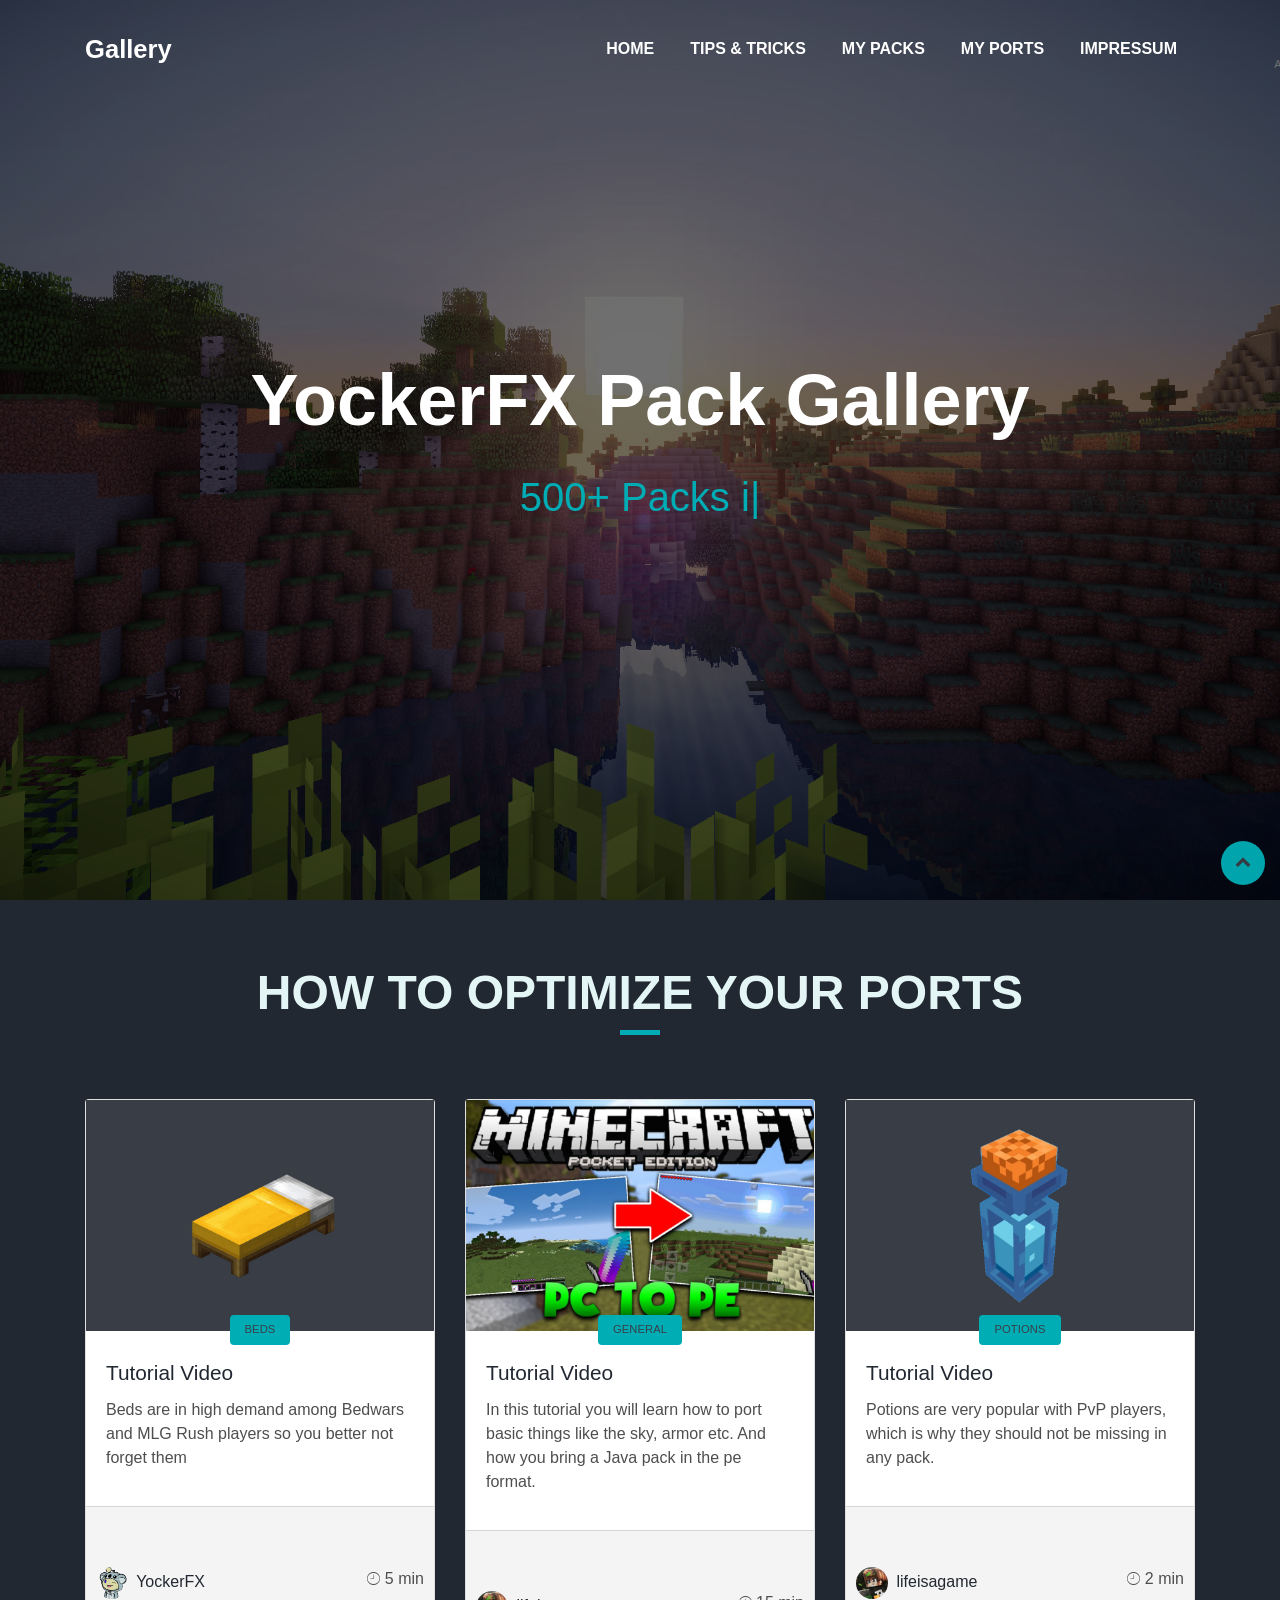
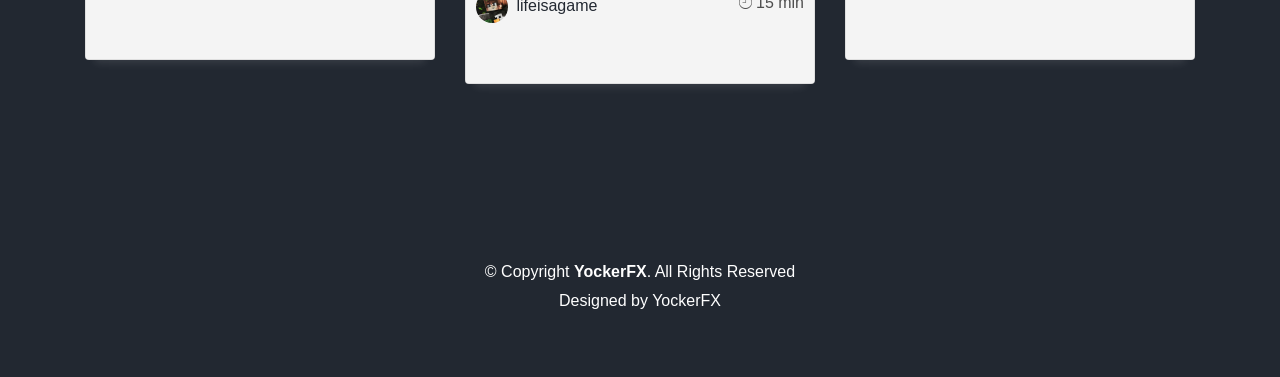
<file: gallery.html>
<!DOCTYPE html>
<html lang="en">

<head>
  <meta charset="utf-8">
  <title>YockerFX - Gallery</title>
  <meta content="width=device-width, initial-scale=1.0" name="viewport">
  <meta content="" name="keywords">
  <meta content="" name="description">

  <meta property="og:site_name" content="Yockers Paradise">
  <meta property="og:url" content="https://yockerfx.github.io/">
  <meta property="og:title" content="YockerFX - Gallery">
  <meta property="og:description" content="This site is a fun project of mine on this site you will find different things like my pack gallery from all my ports and selfmade texturepacks, tips to port texturepacks and projects i promote. ">
  <meta property="og:type" content="Yockers Paradise">
  <meta name="og:image" itemprop="image" content="/img/pic.png">
  <meta name="theme-color" content="#00adb5">
  

  <!-- Favicons -->
  <link href="img/favicon.png" rel="icon">
  <link href="img/apple-touch-icon.png" rel="apple-touch-icon">

  <!-- Bootstrap CSS File -->
  <link href="lib/bootstrap/css/bootstrap.min.css" rel="stylesheet">

  <!-- Libraries CSS Files -->
  <link href="lib/font-awesome/css/font-awesome.min.css" rel="stylesheet">
  <link href="lib/animate/animate.min.css" rel="stylesheet">
  <link href="lib/ionicons/css/ionicons.min.css" rel="stylesheet">
  <link href="lib/owlcarousel/assets/owl.carousel.min.css" rel="stylesheet">
  <link href="lib/lightbox/css/lightbox.min.css" rel="stylesheet">

  <!-- Main Stylesheet File -->
  <link href="css/style.css" rel="stylesheet">




</head>

<body id="page-top">

  <!--/ Nav Star /-->
  <nav class="navbar navbar-b navbar-trans navbar-expand-md fixed-top" id="mainNav">
    <div class="container">
      <a class="navbar-brand js-scroll" href="#page-top">Gallery</a>
      <button class="navbar-toggler collapsed" type="button" data-toggle="collapse" data-target="#navbarDefault"
        aria-controls="navbarDefault" aria-expanded="false" aria-label="Toggle navigation">
        <span></span>
        <span></span>
        <span></span>
      </button>
      <div class="navbar-collapse collapse justify-content-end" id="navbarDefault">
        <ul class="navbar-nav">
          </li>
          <li class="nav-item">
            <a class="nav-link js-scroll" href="index.html">Home</a>
          </li>
          <li class="nav-item">
            <a class="nav-link js-scroll active" href="#tips">Tips & Tricks</a>
          </li>
          <li class="nav-item">
            <a class="nav-link js-scroll" href="gallerymy.html">My Packs</a>
          </li>
          <li class="nav-item">
            <a class="nav-link js-scroll" href="gallery2021.html">My Ports</a>
          </li>
          <li class="nav-item">
            <a class="nav-link js-scroll" href="impressum.html">Impressum</a>
          </li>

        </ul>
      </div>
    </div>
  </nav>
  <!--/ Nav End /-->

  <!--/ Intro Skew Star /-->
  <div id="home" class="intro route bg-image" style="background-image: url(img/gallery-bg.jpg)">
    <div class="overlay-itro"></div>
    <div class="intro-content display-table">
      <div class="table-cell">
        <div class="container">
          <!--<p class="display-6 color-d">Hello, world!</p>-->
          <h1 class="intro-title mb-4">YockerFX Pack Gallery</h1>
          <p class="intro-subtitle"><span class="text-slider-items">500+ Packs in my Folder,PvP/UHC,Allround,Bedwars,Marketplace</span><strong
              class="text-slider"></strong></p>
          <!-- <p class="pt-3"><a class="btn btn-primary btn js-scroll px-4" href="#about" role="button">Learn More</a></p> -->
        </div>
      </div>
    </div>
  </div>
  <!--/ Intro Skew End /-->

  <section id="tips" class="blog-mf sect-pt4 route">
    <div class="container">
      <div class="row">
        <div class="col-sm-12">
          <div class="title-box text-center">
            <h3 class="title-a">
              How to optimize your Ports
            </h3>
            <div class="line-mf"></div>
          </div>
        </div>
      </div>
      <div class="row">
        <div class="col-md-4">
          <div class="card card-blog">
            <div class="card-img">
              <a href="https://www.youtube.com/channel/UCMrqGSh5zjn4uWXBXMM-5cw"><img src="img/bed.jpg" alt="" class="img-fluid"></a>
            </div>
            <div class="card-body">
              <div class="card-category-box">
                <div class="card-category">
                  <h6 class="category">Beds</h6>
                </div>
              </div>
              <h3 class="card-title"><a href="https://www.youtube.com/channel/UCMrqGSh5zjn4uWXBXMM-5cw">Tutorial Video</a></h3>
              <p class="card-description">
                Beds are in high demand among Bedwars and MLG Rush players so you better not forget them
              </p>
            </div>
            <div class="card-footer">
              <div class="post-author">
                <a href="https://www.youtube.com/channel/UCMrqGSh5zjn4uWXBXMM-5cw">
                  <img src="img/pic.png" alt="" class="avatar rounded-circle">
                  <span class="author">YockerFX</span>
                </a>
              </div>
              <div class="post-date">
                <span class="ion-ios-clock-outline"></span> 5 min
              </div>
            </div>
          </div>
        </div>
        <div class="col-md-4">
          <div class="card card-blog">
            <div class="card-img">
              <a href="https://youtu.be/4z9pQ18MQcA"><img src="img/full.jpg" alt="" class="img-fluid"></a>
            </div>
            <div class="card-body">
              <div class="card-category-box">
                <div class="card-category">
                  <h6 class="category">General</h6>
                </div>
              </div>
              <h3 class="card-title"><a href="https://youtu.be/4z9pQ18MQcA">Tutorial Video</a></h3>
              <p class="card-description">
                In this tutorial you will learn how to port basic things like the sky, armor etc. And how you bring a Java pack in the pe format.
              </p>
            </div>
            <div class="card-footer">
              <div class="post-author">
                <a href="https://www.youtube.com/channel/UCQXqGnChKX56tqc5COnL2Vw">
                  <img src="img/lifeisagame.jpg" alt="" class="avatar rounded-circle">
                  <span class="author">lifeisagame</span>
                </a>
              </div>
              <div class="post-date">
                <span class="ion-ios-clock-outline"></span> 15 min
              </div>
            </div>
          </div>
        </div>
        <div class="col-md-4">
          <div class="card card-blog">
            <div class="card-img">
              <a href="https://youtu.be/-1ggFeEf7Yo"><img src="img/potion.jpg" alt="" class="img-fluid"></a>
            </div>
            <div class="card-body">
              <div class="card-category-box">
                <div class="card-category">
                  <h6 class="category">Potions</h6>
                </div>
              </div>
              <h3 class="card-title"><a href="https://youtu.be/-1ggFeEf7Yo">Tutorial Video</a></h3>
              <p class="card-description">
                Potions are very popular with PvP players, which is why they should not be missing in any pack.
              </p>
            </div>
            <div class="card-footer">
              <div class="post-author">
                <a href="https://www.youtube.com/channel/UCQXqGnChKX56tqc5COnL2Vw">
                  <img src="img/lifeisagame.jpg" alt="" class="avatar rounded-circle">
                  <span class="author">lifeisagame</span>
                </a>
              </div>
              <div class="post-date">
                <span class="ion-ios-clock-outline"></span> 2 min
              </div>
            </div>
          </div>
        </div>
      </div>
    </div>
    <!--/ Section Testimonials Star /-->
  </section>

  <!--/ Section Contact-Footer Star /-->
  <section class="paralax-mf footer-paralax bg-image sect-mt4 route" style="background-image: url(img/overlay-bg.jpg)">
    <footer>
      <div class="container">
        <div class="row">
          <div class="col-sm-12">
            <div class="copyright-box">
              <p class="copyright">&copy; Copyright <strong>YockerFX</strong>. All Rights Reserved</p>
              <div class="credits">
                Designed by <a href="https://twitter.com/yockerfx">YockerFX</a>
              </div>
            </div>
          </div>
        </div>
      </div>
    </footer>
  </section>
  <!--/ Section Contact-footer End /-->

  <a href="#" class="back-to-top"><i class="fa fa-chevron-up"></i></a>
  <div id="preloader"></div>

  <!-- JavaScript Libraries -->
  <script src="lib/jquery/jquery.min.js"></script>
  <script src="lib/jquery/jquery-migrate.min.js"></script>
  <script src="lib/popper/popper.min.js"></script>
  <script src="lib/bootstrap/js/bootstrap.min.js"></script>
  <script src="lib/easing/easing.min.js"></script>
  <script src="lib/counterup/jquery.waypoints.min.js"></script>
  <script src="lib/counterup/jquery.counterup.js"></script>
  <script src="lib/owlcarousel/owl.carousel.min.js"></script>
  <script src="lib/lightbox/js/lightbox.min.js"></script>
  <script src="lib/typed/typed.min.js"></script>
  <!-- Contact Form JavaScript File -->
  <script src="contactform/contactform.js"></script>

  

  <!-- Template Main Javascript File -->
  <script src="js/main.js"></script>

</body>

</html>
</file>
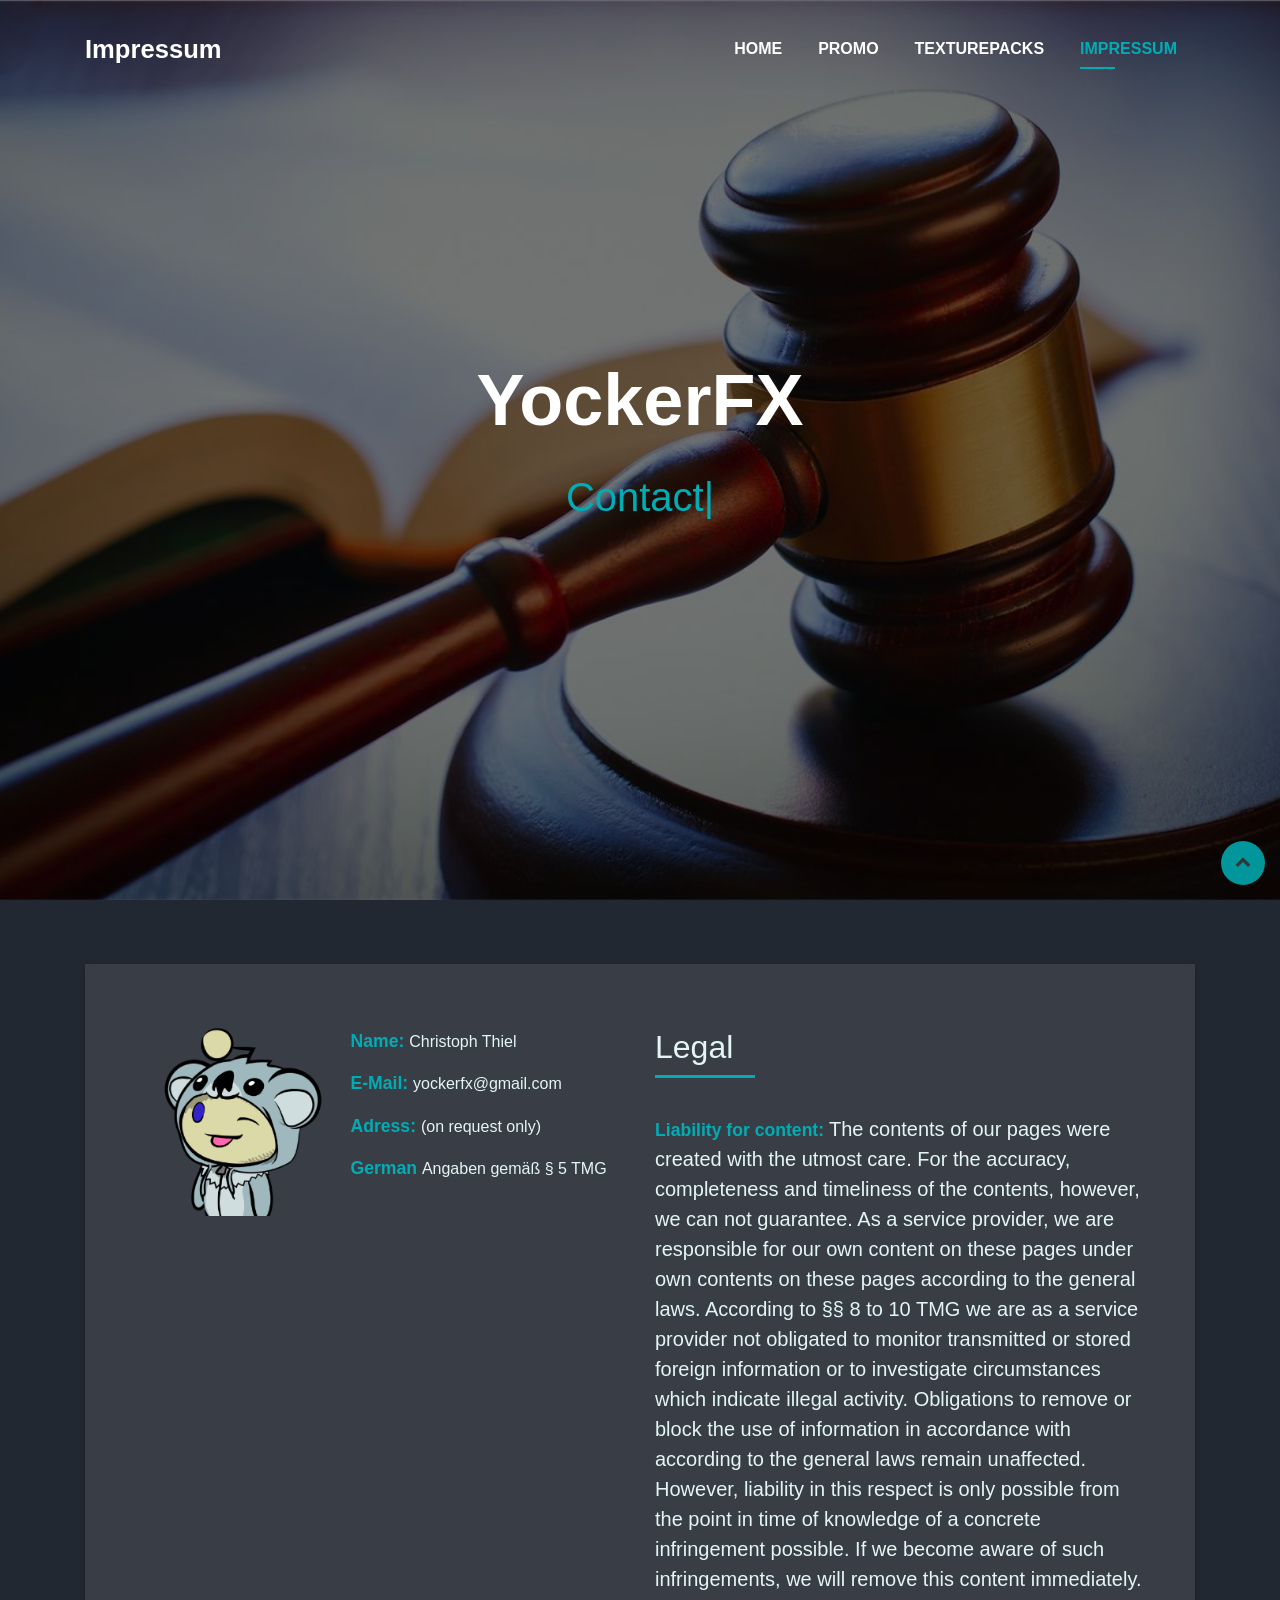
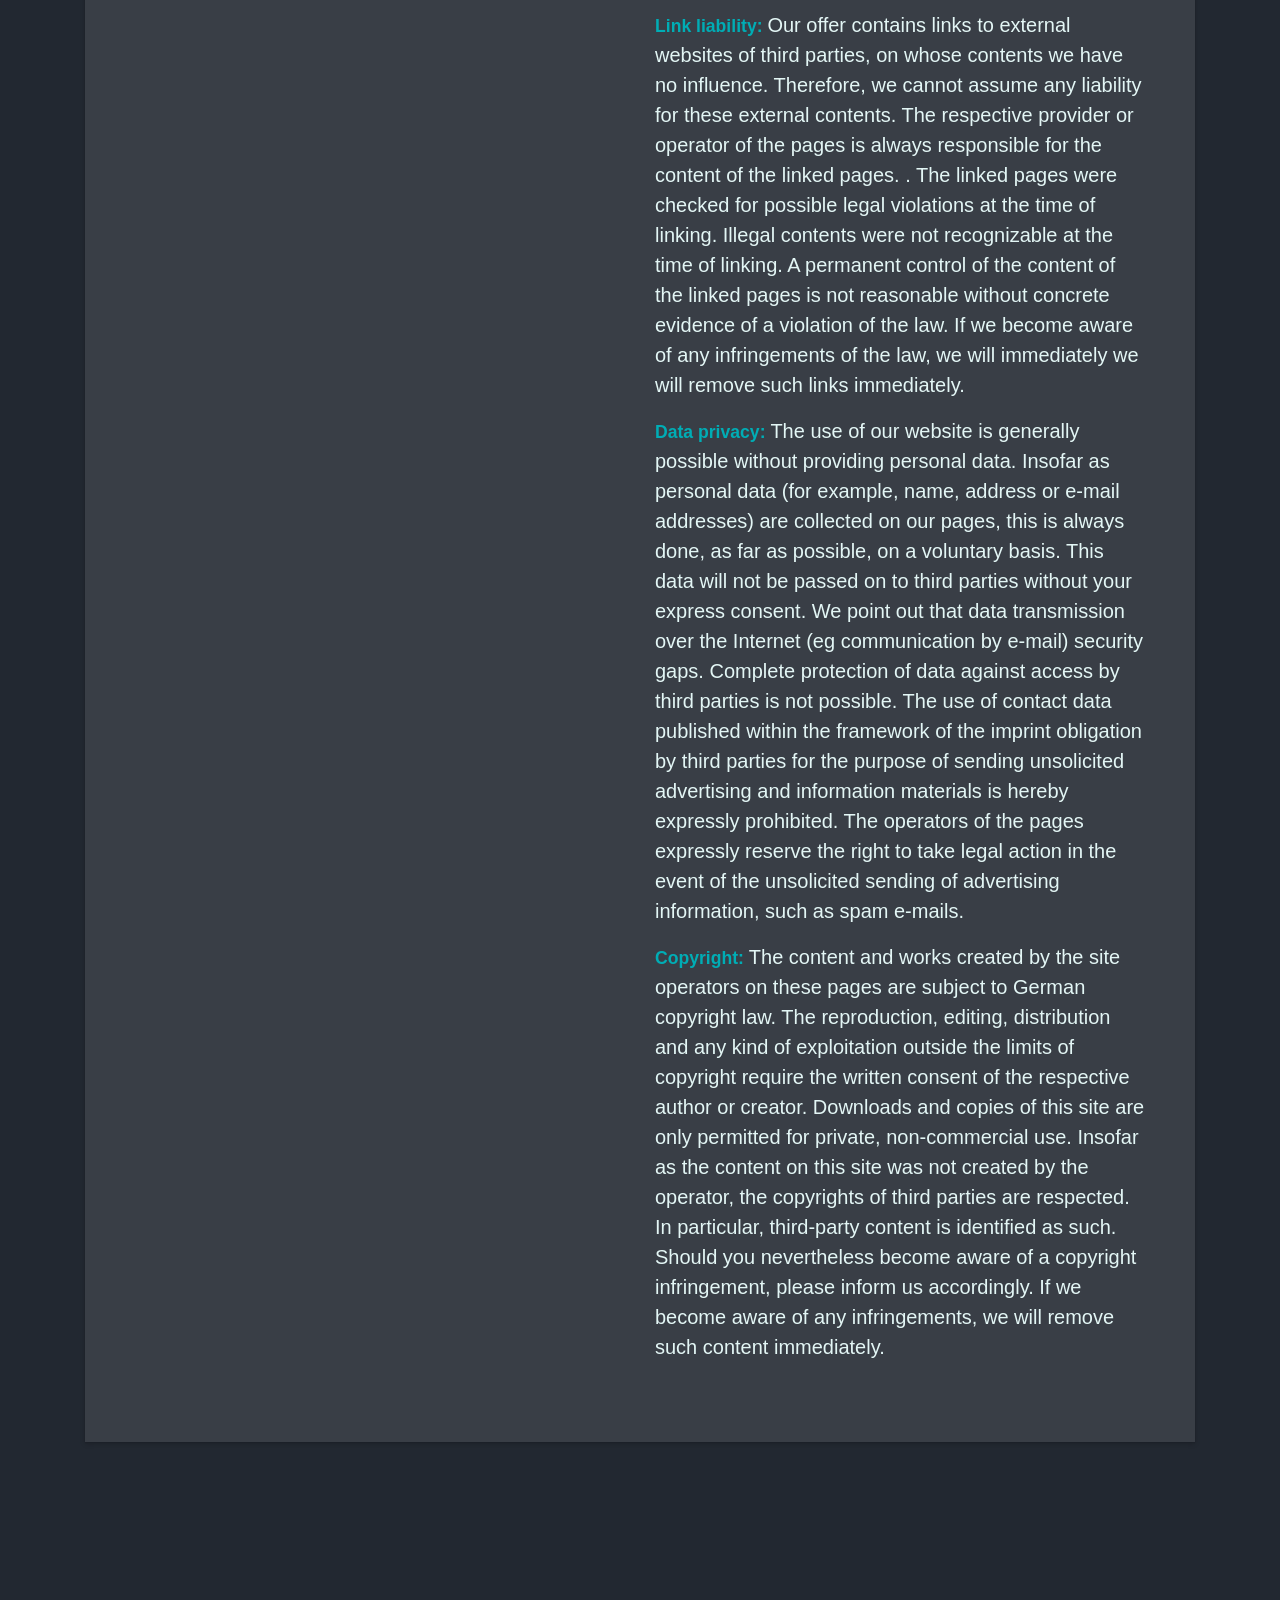
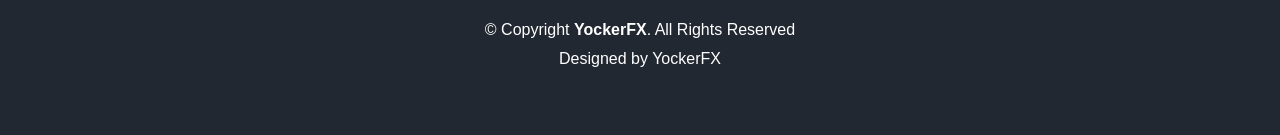
<file: impressum.html>
<!DOCTYPE html>
<html lang="en">

<head>
  <meta charset="utf-8">
  <title>YockerFX - Impressum</title>
  <meta content="width=device-width, initial-scale=1.0" name="viewport">
  <meta content="" name="keywords">
  <meta content="" name="description">

  <meta property="og:site_name" content="Yockers Paradise">
  <meta property="og:url" content="https://yockerfx.github.io/">
  <meta property="og:title" content="YockerFX - Legal">
  <meta property="og:description" content="This site is a fun project of mine on this site you will find different things like my pack gallery from all my ports and selfmade texturepacks, tips to port texturepacks and projects i promote. ">
  <meta property="og:type" content="Yockers Paradise">
  <meta name="og:image" itemprop="image" content="/img/pic.png">
  <meta name="theme-color" content="#00adb5">
  

  <!-- Favicons -->
  <link href="img/favicon.png" rel="icon">
  <link href="img/apple-touch-icon.png" rel="apple-touch-icon">

  <!-- Bootstrap CSS File -->
  <link href="lib/bootstrap/css/bootstrap.min.css" rel="stylesheet">

  <!-- Libraries CSS Files -->
  <link href="lib/font-awesome/css/font-awesome.min.css" rel="stylesheet">
  <link href="lib/animate/animate.min.css" rel="stylesheet">
  <link href="lib/ionicons/css/ionicons.min.css" rel="stylesheet">
  <link href="lib/owlcarousel/assets/owl.carousel.min.css" rel="stylesheet">
  <link href="lib/lightbox/css/lightbox.min.css" rel="stylesheet">

  <!-- Main Stylesheet File -->
  <link href="css/style.css" rel="stylesheet">




</head>

<body id="page-top">

  <!--/ Nav Star /-->
  <nav class="navbar navbar-b navbar-trans navbar-expand-md fixed-top" id="mainNav">
    <div class="container">
      <a class="navbar-brand js-scroll" href="#page-top">Impressum</a>
      <button class="navbar-toggler collapsed" type="button" data-toggle="collapse" data-target="#navbarDefault"
        aria-controls="navbarDefault" aria-expanded="false" aria-label="Toggle navigation">
        <span></span>
        <span></span>
        <span></span>
      </button>
      <div class="navbar-collapse collapse justify-content-end" id="navbarDefault">
        <ul class="navbar-nav">
          </li>
          <li class="nav-item">
            <a class="nav-link js-scroll" href="index.html">Home</a>
          </li>
          <li class="nav-item">
            <a class="nav-link js-scroll" href="projects.html">Promo</a>
          </li>
          <li class="nav-item">
            <a class="nav-link js-scroll" href="gallery2021.html">Texturepacks</a>
          </li>
          <li class="nav-item">
            <a class="nav-link js-scroll active" href="#page-top">Impressum</a>
          </li>
        </ul>
      </div>
    </div>
  </nav>
  <!--/ Nav End /-->

  <!--/ Intro Skew Star /-->
  <div id="home" class="intro route bg-image" style="background-image: url(img/impressum-bg.jpg)">
    <div class="overlay-itro"></div>
    <div class="intro-content display-table">
      <div class="table-cell">
        <div class="container">
          <!--<p class="display-6 color-d">Hello, world!</p>-->
          <h1 class="intro-title mb-4">YockerFX</h1>
          <p class="intro-subtitle"><span class="text-slider-items">Contact,Impressum,Legal</span><strong
              class="text-slider"></strong></p>
          <!-- <p class="pt-3"><a class="btn btn-primary btn js-scroll px-4" href="#about" role="button">Learn More</a></p> -->
        </div>
      </div>
    </div>
  </div>
  <!--/ Intro Skew End /-->


  <section id="about" class="about-mf sect-pt4 route">
    <div class="container">
      <div class="row">
        <div class="col-sm-12">
          <div class="box-shadow-full">
            <div class="row">
              <div class="col-md-6">
                <div class="row">
                  <div class="col-sm-6 col-md-5">
                    <div class="about-img">
                      <img src="img/pic.png" class="img-fluid rounded b-shadow-a" alt="">
                    </div>
                  </div>
                  <div class="col-sm-6 col-md-7">
                    <div class="about-info">
                      <p><span class="title-s">Name: </span> <span>Christoph Thiel</span></p>
                      <p><span class="title-s">E-Mail: </span> <span>yockerfx@gmail.com</span></p>
                      <p><span class="title-s">Adress: </span> <span>(on request only)</span></p>
                      <p><span class="title-s">German </span> <span>Angaben gemäß § 5 TMG</span></p>
                    </div>
                  </div>
                </div>
              </div>
              <div class="col-md-6">
                <div class="about-me pt-4 pt-md-0">
                  <div class="title-box-2">
                    <h5 class="title-left">
                      Legal
                    </h5>
                  </div>
                  <p class="lead">
                    <span class="title-s">Liability for content: </span>
                    The contents of our pages were created with the utmost care. For the accuracy, completeness and timeliness 
                    of the contents, however, we can not guarantee. As a service provider, we are responsible for our own content on these pages under 
                    own contents on these pages according to the general laws. According to §§ 8 to 10 TMG we are as a service provider
                     not obligated to monitor transmitted or stored foreign information or to investigate circumstances
                      which indicate illegal activity. Obligations to remove or block the use of information in accordance with
                       according to the general laws remain unaffected. However, liability in this respect is only possible from the point in time of
                        knowledge of a concrete infringement
                     possible. If we become aware of such infringements, we will remove this content immediately.

                  </p>
                  <p class="lead">
                    <span class="title-s">Link liability: </span>
                    Our offer contains links to external websites of third parties, on whose contents we have no influence.
 Therefore, we cannot assume any liability for these external contents. The respective provider or operator of the pages is always responsible for the content of the linked pages.
. The linked pages were checked for possible legal violations at the time of linking. Illegal contents 
were not recognizable at the time of linking. A permanent control of the content of the linked pages is 
not reasonable without concrete evidence of a violation of the law. If we become aware of any infringements of the law, we will immediately
we will remove such links immediately.

                  </p>
                  <p class="lead">
                    <span class="title-s">Data privacy: </span>             
The use of our website is generally possible without providing personal data. Insofar as personal data (for example, name, address or e-mail addresses) are collected on our pages, this is always done, as far as possible, on a voluntary basis. This data will not be passed on to third parties without your express consent.
We point out that data transmission over the Internet (eg communication by e-mail) security gaps. Complete protection of data against access by third parties is not possible.
The use of contact data published within the framework of the imprint obligation by third parties for the purpose of sending unsolicited advertising and information materials is hereby expressly prohibited. The operators of the pages expressly reserve the right to take legal action in the event of the unsolicited sending of advertising information, such as spam e-mails.
                </p>
                <p class="lead">
                    <span class="title-s">Copyright: </span>  
                    The content and works created by the site operators on these pages are subject to German copyright law. The reproduction, editing, distribution and any kind of exploitation outside the limits of copyright require the written consent of the respective author or creator. Downloads and copies of this site are only permitted for private, non-commercial use. Insofar as the content on this site was not created by the operator, the copyrights of third parties are respected. In particular, third-party content is identified as such. Should you nevertheless become aware of a copyright infringement, please inform us accordingly. If we become aware of any infringements, we will remove such content immediately.
                </p>
            </div>
              </div>
            </div>
          </div>
        </div>
      </div>
    </div>
  </section>  



  <!--/ Section Contact-Footer Star /-->
  <section class="paralax-mf footer-paralax bg-image sect-mt4 route" style="background-image: url(img/overlay-bg.jpg)">
    <footer>
      <div class="container">
        <div class="row">
          <div class="col-sm-12">
            <div class="copyright-box">
              <p class="copyright">&copy; Copyright <strong>YockerFX</strong>. All Rights Reserved</p>
              <div class="credits">
                Designed by <a href="https://twitter.com/yockerfx">YockerFX</a>
              </div>
            </div>
          </div>
        </div>
      </div>
    </footer>
  </section>
  <!--/ Section Contact-footer End /-->

  <a href="#" class="back-to-top"><i class="fa fa-chevron-up"></i></a>
  <div id="preloader"></div>

  <!-- JavaScript Libraries -->
  <script src="lib/jquery/jquery.min.js"></script>
  <script src="lib/jquery/jquery-migrate.min.js"></script>
  <script src="lib/popper/popper.min.js"></script>
  <script src="lib/bootstrap/js/bootstrap.min.js"></script>
  <script src="lib/easing/easing.min.js"></script>
  <script src="lib/counterup/jquery.waypoints.min.js"></script>
  <script src="lib/counterup/jquery.counterup.js"></script>
  <script src="lib/owlcarousel/owl.carousel.min.js"></script>
  <script src="lib/lightbox/js/lightbox.min.js"></script>
  <script src="lib/typed/typed.min.js"></script>
  <!-- Contact Form JavaScript File -->
  <script src="contactform/contactform.js"></script>

  

  <!-- Template Main Javascript File -->
  <script src="js/main.js"></script>

</body>

</html>
</file>
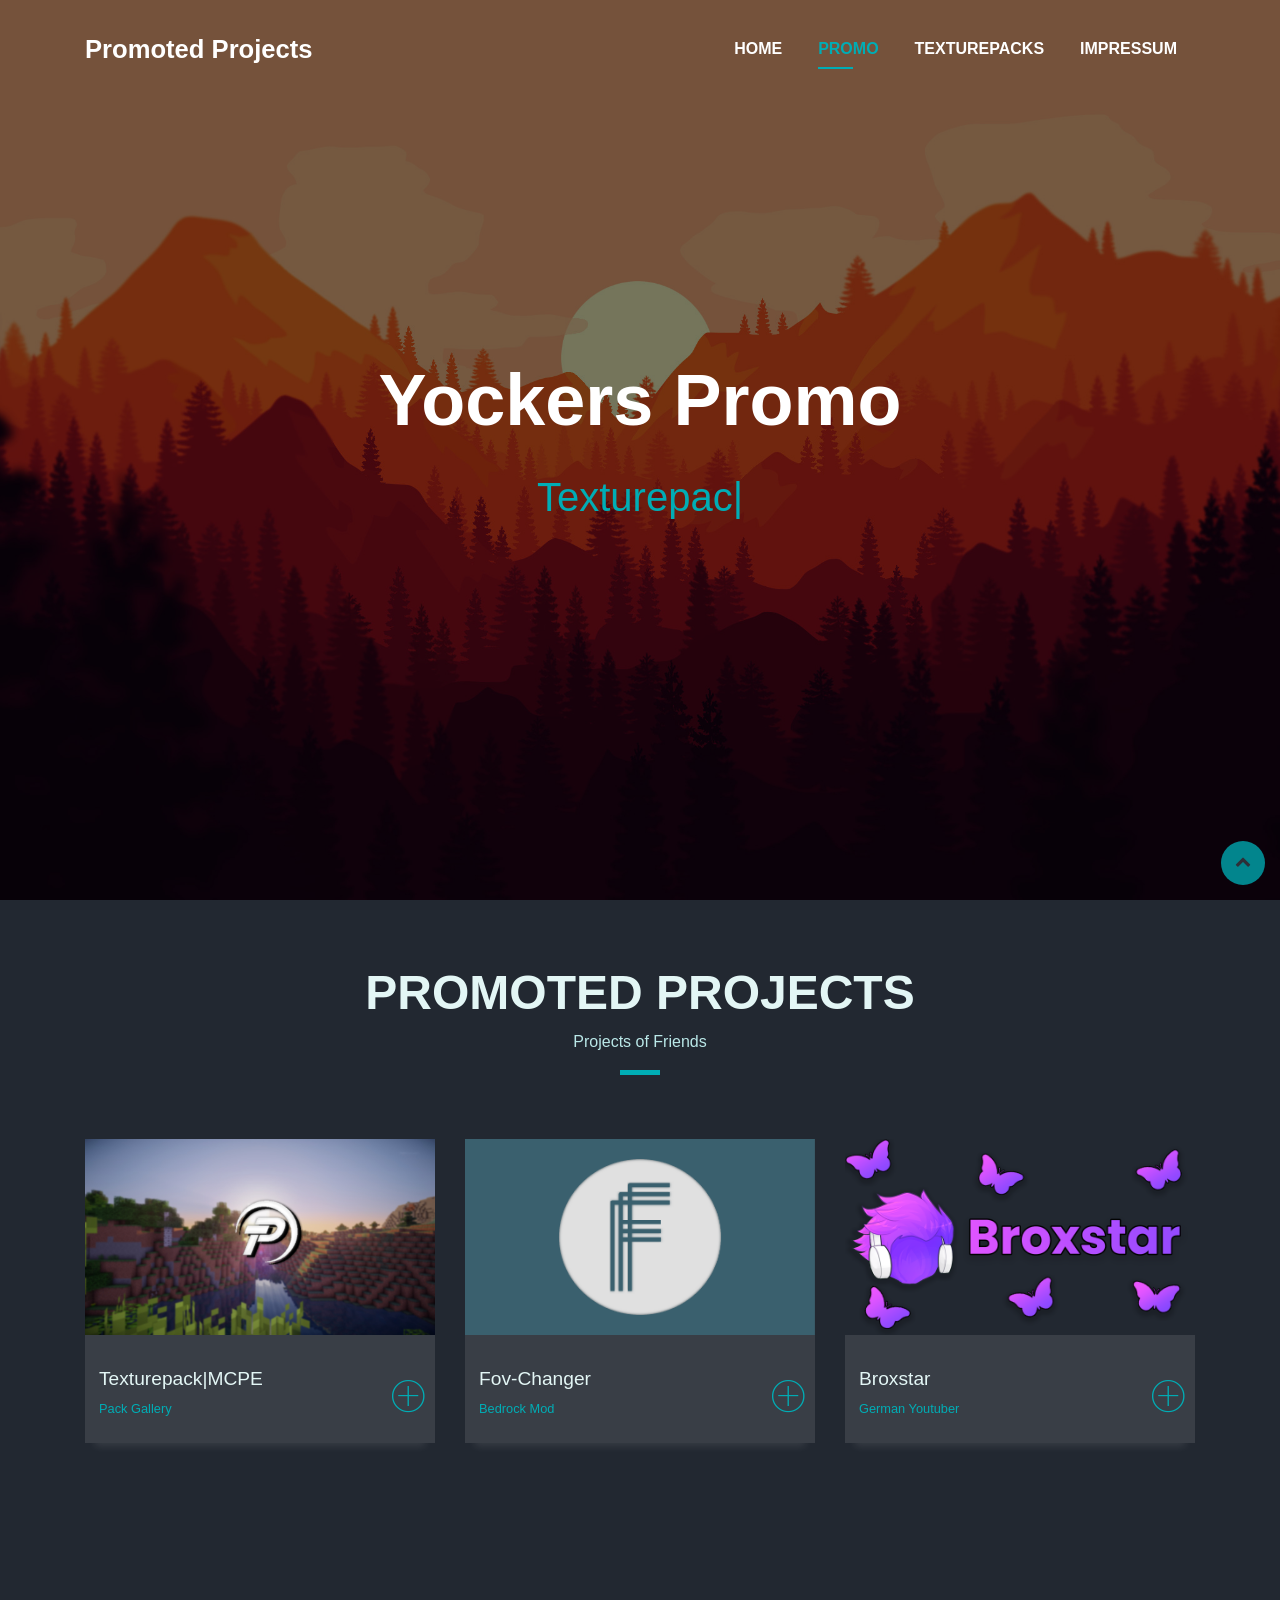
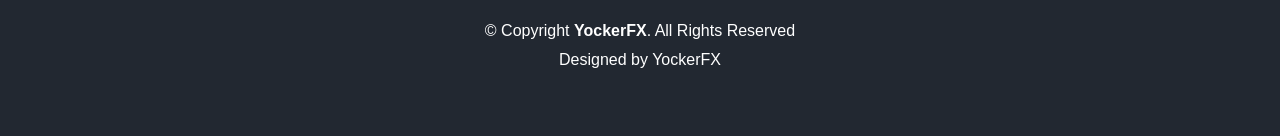
<file: projects.html>
<!DOCTYPE html>
<html lang="en">

<head>
  <meta charset="utf-8">
  <title>YockerFX - Promoted Projects</title>
  <meta content="width=device-width, initial-scale=1.0" name="viewport">
  <meta content="" name="keywords">
  <meta content="" name="description">

  <meta property="og:site_name" content="Yockers Paradise">
  <meta property="og:url" content="https://yockerfx.github.io/">
  <meta property="og:title" content="YockerFX - Promoted Projects">
  <meta property="og:description" content="This site is a fun project of mine on this site you will find different things like my pack gallery from all my ports and selfmade texturepacks, tips to port texturepacks and projects i promote. ">
  <meta property="og:type" content="Yockers Paradise">
  <meta name="og:image" itemprop="image" content="/img/pic.png">
  <meta name="theme-color" content="#00adb5">
  


  <!-- Favicons -->
  <link href="img/favicon.png" rel="icon">
  <link href="img/apple-touch-icon.png" rel="apple-touch-icon">

  <!-- Bootstrap CSS File -->
  <link href="lib/bootstrap/css/bootstrap.min.css" rel="stylesheet">

  <!-- Libraries CSS Files -->
  <link href="lib/font-awesome/css/font-awesome.min.css" rel="stylesheet">
  <link href="lib/animate/animate.min.css" rel="stylesheet">
  <link href="lib/ionicons/css/ionicons.min.css" rel="stylesheet">
  <link href="lib/owlcarousel/assets/owl.carousel.min.css" rel="stylesheet">
  <link href="lib/lightbox/css/lightbox.min.css" rel="stylesheet">

  <!-- Main Stylesheet File -->
  <link href="css/style.css" rel="stylesheet">




</head>

<body id="page-top">

  <!--/ Nav Star /-->
  <nav class="navbar navbar-b navbar-trans navbar-expand-md fixed-top" id="mainNav">
    <div class="container">
      <a class="navbar-brand js-scroll" href="#page-top">Promoted Projects</a>
      <button class="navbar-toggler collapsed" type="button" data-toggle="collapse" data-target="#navbarDefault"
        aria-controls="navbarDefault" aria-expanded="false" aria-label="Toggle navigation">
        <span></span>
        <span></span>
        <span></span>
      </button>
      <div class="navbar-collapse collapse justify-content-end" id="navbarDefault">
        <ul class="navbar-nav">
          </li>
          <li class="nav-item">
            <a class="nav-link js-scroll" href="index.html">Home</a>
          </li>
          <li class="nav-item">
            <a class="nav-link js-scroll active" href="#home">Promo</a>
          </li>
          <li class="nav-item">
            <a class="nav-link js-scroll" href="gallery2021.html">Texturepacks</a>
          </li>
          <li class="nav-item">
            <a class="nav-link js-scroll" href="impressum.html">Impressum</a>
          </li>

        </ul>
      </div>
    </div>
  </nav>
  <!--/ Nav End /-->

  <!--/ Intro Skew Star /-->
  <div id="home" class="intro route bg-image" style="background-image: url(img/promo-bg.jpg)">
    <div class="overlay-itro"></div>
    <div class="intro-content display-table">
      <div class="table-cell">
        <div class="container">
          <!--<p class="display-6 color-d">Hello, world!</p>-->
          <h1 class="intro-title mb-4">Yockers Promo
          </h1>
          <p class="intro-subtitle"><span class="text-slider-items">Texturepacks MCPE,BroxstarLP,Fov-Changer</span><strong
              class="text-slider"></strong></p>
          <!-- <p class="pt-3"><a class="btn btn-primary btn js-scroll px-4" href="#about" role="button">Learn More</a></p> -->
        </div>
      </div>
    </div>
  </div>
  <!--/ Intro Skew End /-->


  <section id="work" class="portfolio-mf sect-pt4 route">
    <div class="container">
      <div class="row">
        <div class="col-sm-12">
          <div class="title-box text-center">
            <h3 class="title-a">
                Promoted Projects
            </h3>
            <p class="subtitle-a">
              Projects of Friends
            </p>
            <div class="line-mf"></div>
          </div>
        </div>
      </div>
      <div class="row">
        <div class="col-md-4">
          <div class="work-box">
            <a href="https://discord.gg/UgvuEvaqsK">
              <div class="work-img">
                <img src="img/lifedc.jpg" alt="" class="img-fluid">
              </div>
              <div class="work-content">
                <div class="row">
                  <div class="col-sm-8">
                    <h2 class="w-title">Texturepack|MCPE</h2>
                    <div class="w-more">
                      <span class="w-ctegory">Pack Gallery</span>
                    </div>
                  </div>
                  <div class="col-sm-4">
                    <div class="w-like">
                      <span class="ion-ios-plus-outline"></span>
                    </div>
                  </div>
                </div>
              </div>
            </a>
          </div>
        </div>
        <div class="col-md-4">
          <div class="work-box">
            <a href="https://discord.gg/UWjn5R36">
              <div class="work-img">
                <img src="img/fovchanger.png" alt="" class="img-fluid">
              </div>
              <div class="work-content">
                <div class="row">
                  <div class="col-sm-8">
                    <h2 class="w-title">Fov-Changer</h2>
                    <div class="w-more">
                      <span class="w-ctegory">Bedrock Mod</span>
                    </div>
                  </div>
                  <div class="col-sm-4">
                    <div class="w-like">
                      <span class="ion-ios-plus-outline"></span>
                    </div>
                  </div>
                </div>
              </div>
            </a>
          </div>
        </div>
        <div class="col-md-4">
          <div class="work-box">
            <a href="https://www.youtube.com/c/Broxstar?sub_confirmation=1">
              <div class="work-img">
                <img src="img/christoph.png" alt="" class="img-fluid">
              </div>
              <div class="work-content">
                <div class="row">
                  <div class="col-sm-8">
                    <h2 class="w-title">Broxstar</h2>
                    <div class="w-more">
                      <span class="w-ctegory">German Youtuber</span>
                    </div>
                  </div>
                  <div class="col-sm-4">
                    <div class="w-like">
                      <span class="ion-ios-plus-outline"></span>
                    </div>
                  </div>
                </div>
              </div>
            </a>
          </div>
        </div>
        
      </div>
    </div>
  </section>


  <!--/ Section Contact-Footer Star /-->
  <section class="paralax-mf footer-paralax bg-image sect-mt4 route" style="background-image: url(img/overlay-bg.jpg)">
    <footer>
      <div class="container">
        <div class="row">
          <div class="col-sm-12">
            <div class="copyright-box">
              <p class="copyright">&copy; Copyright <strong>YockerFX</strong>. All Rights Reserved</p>
              <div class="credits">
                Designed by <a href="https://twitter.com/yockerfx">YockerFX</a>
              </div>
            </div>
          </div>
        </div>
      </div>
    </footer>
  </section>
  <!--/ Section Contact-footer End /-->

  <a href="#" class="back-to-top"><i class="fa fa-chevron-up"></i></a>
  <div id="preloader"></div>

  <!-- JavaScript Libraries -->
  <script src="lib/jquery/jquery.min.js"></script>
  <script src="lib/jquery/jquery-migrate.min.js"></script>
  <script src="lib/popper/popper.min.js"></script>
  <script src="lib/bootstrap/js/bootstrap.min.js"></script>
  <script src="lib/easing/easing.min.js"></script>
  <script src="lib/counterup/jquery.waypoints.min.js"></script>
  <script src="lib/counterup/jquery.counterup.js"></script>
  <script src="lib/owlcarousel/owl.carousel.min.js"></script>
  <script src="lib/lightbox/js/lightbox.min.js"></script>
  <script src="lib/typed/typed.min.js"></script>
  <!-- Contact Form JavaScript File -->
  <script src="contactform/contactform.js"></script>

  
  <!-- Template Main Javascript File -->
  <script src="js/main.js"></script>

</body>

</html>
</file>
<file: css/style.css>
/*======================================
//--//-->   STYLES GENERALES
======================================*/

body {
  background-color: #222831;
  color: #e3f6f5;
}

h1,
h2,
h3,
h4,
h5,
h6 {
  color: #e3f6f5;
}

::-moz-selection { /* Code for Firefox */
  color: #00adb5;
  background: white;
}

::selection {
  color:  #00adb5;
  background: White;
}

a {
  color: #222831;
  transition: all 0.5s ease-in-out;
}

a:hover {
  color: #00adb5;
  text-decoration: none;
  transition: all 0.5s ease-in-out;
}

.p-r {
  position: relative;
}

.color-a {
  color: #00adb5;
}

.color-d {
  color: #00adb5;
}

.color-text-a {
  color: #393e46;
}

.box-shadow,
.paralax-mf,
.service-box,
.work-box,
.card-blog {
  box-shadow: 0 13px 8px -10px rgba(255, 255, 255, 0.1);
}

.box-shadow-a,
.button:hover {
  box-shadow: 0 0 0 4px #1b1b1b;
}

.display-5 {
  font-size: 2.5rem;
  font-weight: 300;
  line-height: 1.1;
}

.display-6 {
  font-size: 2rem;
  font-weight: 300;
  line-height: 1.1;
}

.avatar {
  width: 32px;
  height: 32px;
  margin-right: 4px;
  overflow: hidden;
}

.bg-image {
  background-repeat: no-repeat;
  background-attachment: fixed;
  background-size: cover;
  background-position: center center;
}

.overlay-mf {
  background-color: #222831;
}

.overlay-mf {
  position: absolute;
  top: 0;
  left: 0px;
  padding: 0;
  height: 100%;
  width: 100%;
  opacity: .7;
}

.paralax-mf {
  position: relative;
  padding: 8rem 0;
}

.display-table {
  width: 100%;
  height: 100%;
  display: table;
}

.table-cell {
  display: table-cell;
  vertical-align: middle;
}

/*--/ Sections /--*/

.sect-4 {
  padding: 4rem 0;
}

.sect-pt4 {
  padding-top: 4rem;
}

.sect-mt4 {
  margin-top: 4rem;
}

/*--/ Title s /--*/

.title-s {
  font-weight: 600;
  color: #00adb5;
  font-size: 1.1rem;
}

/*--/ Title A /--*/

.title-box {
  margin-bottom: 4rem;
}

.title-a {
  font-size: 3rem;
  font-weight: bold;
  text-transform: uppercase;
}

.subtitle-a {
  color: #bae8e8;
}

.line-mf {
  width: 40px;
  height: 5px;
  background-color: #00adb5;
  margin: 0 auto;
}

/*--/ Title Left /--*/

.title-box-2 {
  margin-bottom: 3rem;
}

.title-left {
  font-size: 2rem;
  position: relative;
}

.title-left:before {
  content: '';
  position: absolute;
  height: 3px;
  background-color: #00adb5;
  width: 100px;
  bottom: -12px;
}

/*------/ Box /------*/

.box-pl2 {
  padding-left: 2rem;
}

.box-shadow-full {
  padding: 3rem 1.25rem;
  position: relative;
  background-color: #393e46;
  margin-bottom: 3rem;
  z-index: 2;
  box-shadow: 0 1px 1px 0 rgba(0, 0, 0, 0.06), 0 2px 5px 0 rgba(0, 0, 0, 0.2);
}

/*------/ Socials /------*/

.socials {
  padding: 1.5rem 0;
}

.socials ul li {
  display: inline-block;
}

.socials .ico-circle {
  height: 40px;
  width: 40px;
  font-size: 1.7rem;
  border-radius: 50%;
  line-height: 1.4;
  margin: 0 15px 0 0;
  box-shadow: 0 0 0 3px #393e46;
  transition: all 500ms ease;
}

.socials .ico-circle:hover {
  background-color: #00adb5;
  color: #393e46;
  box-shadow: 0 0 0 3px #393e46;
  transition: all 500ms ease;
}

/*------/ Ul resect /------*/

.ul-resect,
.socials ul,
.list-ico,
.blog-wrapper .post-meta ul,
.box-comments .list-comments,
.widget-sidebar .list-sidebar,
.widget-tags ul {
  list-style: none;
  padding-left: 0;
  margin-bottom: 0;
}

.list-ico {
  line-height: 2;
}

.list-ico span {
  color: #00adb5;
  margin-right: 10px;
}

/*------/ Ico Circle /------*/

.ico-circle {
  height: 100px;
  width: 100px;
  font-size: 2rem;
  border-radius: 50%;
  line-height: 1.55;
  margin: 0 auto;
  text-align: center;
  box-shadow: 0 0 0 10px #00adb5;
  display: block;
}

/*------/ Owl Carousel /------*/

.owl-theme .owl-dots {
  text-align: center;
  margin-top: 18px;
}

.owl-theme .owl-dots .owl-dot {
  display: inline-block;
}

.owl-theme .owl-dots .owl-dot span {
  width: 18px;
  height: 7px;
  margin: 5px 5px;
  background: #eeeeee;
  border: 0px solid #eeeeee;
  display: block;
  transition: all 0.6s ease-in-out;
  cursor: pointer;
}

.owl-theme .owl-dots .owl-dot:hover span {
  background-color: #94ebcd;
}

.owl-theme .owl-dots .owl-dot.active span {
  background-color: #1B1B1B;
  width: 25px;
}

/*--/ Scrolltop s /--*/

.scrolltop-mf {
  position: relative;
  display: none;
}

.scrolltop-mf span {
  z-index: 999;
  position: fixed;
  width: 42px;
  height: 42px;
  background-color: #00adb5;
  opacity: .7;
  font-size: 1.6rem;
  line-height: 1.5;
  text-align: center;
  color: #393e46;
  top: auto;
  left: auto;
  right: 30px;
  bottom: 50px;
  cursor: pointer;
  border-radius: 50%;
}

/* Back to top button */

.back-to-top {
  position: fixed;
  display: none;
  background: #00adb5;
  color: #393e46;
  width: 44px;
  height: 44px;
  text-align: center;
  line-height: 1;
  font-size: 16px;
  border-radius: 50%;
  right: 15px;
  bottom: 15px;
  transition: background 0.5s;
  z-index: 11;
}

.back-to-top i {
  padding-top: 12px;
  color: #393e46;
}

/* Prelaoder */

#preloader {
  position: fixed;
  top: 0;
  left: 0;
  right: 0;
  bottom: 0;
  z-index: 9999;
  overflow: hidden;
  background: #393e46;
}

#preloader:before {
  content: "";
  position: fixed;
  top: calc(50% - 30px);
  left: calc(50% - 30px);
  border: 6px solid #393e46;
  border-top: 6px solid #00adb5;
  border-radius: 50%;
  width: 60px;
  height: 60px;
  -webkit-animation: animate-preloader 1s linear infinite;
  animation: animate-preloader 1s linear infinite;
}

@-webkit-keyframes animate-preloader {
  0% {
    -webkit-transform: rotate(0deg);
    transform: rotate(0deg);
  }

  100% {
    -webkit-transform: rotate(360deg);
    transform: rotate(360deg);
  }
}

@keyframes animate-preloader {
  0% {
    -webkit-transform: rotate(0deg);
    transform: rotate(0deg);
  }

  100% {
    -webkit-transform: rotate(360deg);
    transform: rotate(360deg);
  }
}

/*======================================
//--//-->   NAVBAR
======================================*/

.navbar-b {
  transition: all .5s ease-in-out;
  background-color: transparent;
  padding-top: 1.563rem;
  padding-bottom: 1.563rem;
}

.navbar-b.navbar-reduce {
  box-shadow: 0px 6px 9px 0px rgba(0, 0, 0, 0.06);
}

.navbar-b.navbar-trans .nav-item,
.navbar-b.navbar-reduce .nav-item {
  position: relative;
  padding-right: 10px;
  padding-left: 0;
}

.navbar-b.navbar-trans .nav-link,
.navbar-b.navbar-reduce .nav-link {
  color: #fff;
  text-transform: uppercase;
  font-weight: 600;
}

.navbar-b.navbar-trans .nav-link:before,
.navbar-b.navbar-reduce .nav-link:before {
  content: '';
  position: absolute;
  margin-left: 0px;
  width: 0%;
  bottom: 0;
  left: 0;
  height: 2px;
  transition: all 500ms ease;
}

.navbar-b.navbar-trans .nav-link:hover,
.navbar-b.navbar-reduce .nav-link:hover {
  color: #1B1B1B;
}

.navbar-b.navbar-trans .nav-link:hover:before,
.navbar-b.navbar-reduce .nav-link:hover:before {
  width: 35px;
}

.navbar-b.navbar-trans .show > .nav-link:before,
.navbar-b.navbar-trans .active > .nav-link:before,
.navbar-b.navbar-trans .nav-link.show:before,
.navbar-b.navbar-trans .nav-link.active:before,
.navbar-b.navbar-reduce .show > .nav-link:before,
.navbar-b.navbar-reduce .active > .nav-link:before,
.navbar-b.navbar-reduce .nav-link.show:before,
.navbar-b.navbar-reduce .nav-link.active:before {
  width: 35px;
}

.navbar-b.navbar-trans .nav-link:before {
  background-color: #00adb5;
}

.navbar-b.navbar-trans .nav-link:hover {
  color: #00adb5;
}

.navbar-b.navbar-trans .show > .nav-link,
.navbar-b.navbar-trans .active > .nav-link,
.navbar-b.navbar-trans .nav-link.show,
.navbar-b.navbar-trans .nav-link.active {
  color: #00adb5;
}

.navbar-b.navbar-reduce {
  transition: all .5s ease-in-out;
  background-color: #222831;
  padding-top: 15px;
  padding-bottom: 15px;
}

.navbar-b.navbar-reduce .nav-link {
  color: #eeeeee;
}

.navbar-b.navbar-reduce .nav-link:before {
  background-color: #00adb5;
}

.navbar-b.navbar-reduce .nav-link:hover {
  color: #00adb5;
}

.navbar-b.navbar-reduce .show > .nav-link,
.navbar-b.navbar-reduce .active > .nav-link,
.navbar-b.navbar-reduce .nav-link.show,
.navbar-b.navbar-reduce .nav-link.active {
  color: #00adb5;
}

.navbar-b.navbar-reduce .navbar-brand {
  color: #00adb5;
}

.navbar-b.navbar-reduce .navbar-toggler span {
  background-color: #1B1B1B;
}

.navbar-b .navbar-brand {
  color: #fff;
  font-size: 1.6rem;
  font-weight: 600;
}

.navbar-b .navbar-nav .dropdown-item.show .dropdown-menu,
.navbar-b .dropdown.show .dropdown-menu,
.navbar-b .dropdown-btn.show .dropdown-menu {
  -webkit-transform: translate3d(0px, 0px, 0px);
  transform: translate3d(0px, 0px, 0px);
  visibility: visible !important;
}

.navbar-b .dropdown-menu {
  margin: 1.12rem 0 0;
  border-radius: 0;
}

.navbar-b .dropdown-menu .dropdown-item {
  padding: .7rem 1.7rem;
  transition: all 500ms ease;
}

.navbar-b .dropdown-menu .dropdown-item:hover {
  background-color: #00adb5;
  color: #222831;
  transition: all 500ms ease;
}

.navbar-b .dropdown-menu .dropdown-item.active {
  background-color: #00adb5;
}

/*--/ Hamburger Navbar /--*/

.navbar-toggler {
  position: relative;
}

.navbar-toggler:focus,
.navbar-toggler:active {
  outline: 0;
}

.navbar-toggler span {
  display: block;
  background-color: #222831;
  height: 3px;
  width: 25px;
  margin-top: 4px;
  margin-bottom: 4px;
  -webkit-transform: rotate(0deg);
  transform: rotate(0deg);
  left: 0;
  opacity: 1;
}

.navbar-toggler span:nth-child(1),
.navbar-toggler span:nth-child(3) {
  transition: -webkit-transform .35s ease-in-out;
  transition: transform .35s ease-in-out;
  transition: transform .35s ease-in-out, -webkit-transform .35s ease-in-out;
}

.navbar-toggler:not(.collapsed) span:nth-child(1) {
  position: absolute;
  left: 12px;
  top: 10px;
  -webkit-transform: rotate(135deg);
  transform: rotate(135deg);
  opacity: 0.9;
}

.navbar-toggler:not(.collapsed) span:nth-child(2) {
  height: 12px;
  visibility: hidden;
  background-color: transparent;
}

.navbar-toggler:not(.collapsed) span:nth-child(3) {
  position: absolute;
  left: 12px;
  top: 10px;
  -webkit-transform: rotate(-135deg);
  transform: rotate(-135deg);
  opacity: 0.9;
}

/*======================================
//--//-->   INTRO
======================================*/

.intro {
  height: 100vh;
  position: relative;
  color: #00adb5;
}

.intro .intro-content {
  text-align: center;
  position: absolute;
}

.intro .overlay-itro {
  background-color: rgba(0, 0, 0, 0.6);
  position: absolute;
  top: 0;
  left: 0px;
  padding: 0;
  height: 100%;
  width: 100%;
  opacity: .9;
}

.intro .intro-title {
  color: #fff;
  font-weight: 600;
  font-size: 3rem;
}

.intro .intro-subtitle {
  font-size: 1.5rem;
  font-weight: 300;
}

.intro .text-slider-items {
  display: none;
}

.intro-single {
  height: 350px;
}

.intro-single .intro-content {
  margin-top: 30px;
}

.intro-single .intro-title {
  text-transform: uppercase;
  font-size: 3rem;
}

.intro-single .breadcrumb {
  background-color: transparent;
  color: #00adb5;
}

.intro-single .breadcrumb .breadcrumb-item:before {
  color: #00adb5;
}

.intro-single .breadcrumb .breadcrumb-item.active {
  color: #f5dcdc;
}

.intro-single .breadcrumb a {
  color: #222831;
}

/*======================================
//--//-->   ABOUT
======================================*/

.about-mf .box-shadow-full {
  padding-top: 4rem;
  padding-bottom: 4rem;
}

.about-mf .about-img {
  margin-bottom: 2rem;
}

.about-mf .about-img img {
  margin-left: 10px;
}

.skill-mf span {
  color: #e3f6f5;
}

.skill-mf .progress {
  background-color: #222831;
  margin: .5rem 0 1.2rem 0;
  border-radius: 0;
  height: .7rem;
}

.skill-mf .progress .progress-bar {
  height: .7rem;
  background-color: #00adb5;
}

/*======================================
//--//-->   SERVICES
======================================*/

.service-box {
  background-color: #393e46;
  padding: 2.5rem 1.3rem;
  border-radius: 1rem;
  margin-bottom: 3rem;
}

.service-box:hover .ico-circle {
  transition: all 500ms ease;
  color: #fff;
  background-color: #00adb5;
  box-shadow: 0 0 0 10px #222831;
}

.service-box .service-ico {
  margin-bottom: 1rem;
  color: #bae8e89f;
}

.service-box .ico-circle {
  transition: all 500ms ease;
  font-size: 4rem;
}

.service-box .s-title {
  font-size: 1.4rem;
  text-transform: uppercase;
  text-align: center;
  padding: .4rem 0;
}

.service-box .s-description {
  color: #d3d3d352;
}

/*======================================
//--//-->   COUNTER
======================================*/

.counter-box {
  color: #fff;
  text-align: center;
}

.counter-ico {
  margin-bottom: 1rem;
}

.counter-ico .ico-circle {
  height: 60px;
  width: 60px;
  line-height: 1.8;
  box-shadow: 0 0 0 10px #f5dcdc;
}

.counter-num .counter {
  font-size: 2rem;
  margin-bottom: 0;
}

/*======================================
//--//-->   PORTFOLIO
======================================*/

.work-box {
  margin-bottom: 3rem;
  -webkit-backface-visibility: hidden;
  backface-visibility: hidden;
  background-color: #393e46;
}

.work-box:hover img {
  -webkit-transform: scale(1.3);
  transform: scale(1.3);
}

.work-img {
  display: block;
  overflow: hidden;
}

.work-img img {
  transition: all 1s;
}

.work-content {
  padding: 2rem 3% 1rem 4%;
}

.work-content .w-more {
  color: #bae8e8;
  font-size: .8rem;
}

.work-content .w-more .w-ctegory {
  color: #00adb5;
}

.work-content .w-like {
  font-size: 2.5rem;
  color: #00adb5;
  float: right;
}

.work-content .w-like a {
  color: #00adb5;
}

.work-content .w-like .num-like {
  font-size: .7rem;
}

.w-title {
  font-size: 1.2rem;
}

/*======================================
//--//-->   TESTIMONIALS
======================================*/

.testimonials .owl-carousel .owl-item img {
  width: auto;
}

.testimonial-box {
  color: #ffffff;
  text-align: center;
}

.testimonial-box .author-test {
  margin-top: 1rem;
}

.testimonial-box .author-test img {
  margin: 0 auto;
}

.testimonial-box .author {
  color: #ffffff;
  text-transform: uppercase;
  font-weight: 600;
  margin: 1rem 0;
  display: block;
  font-size: 1.4rem;
}

.testimonial-box .comit {
  font-size: 2rem;
  color: #00adb5;
  background-color: #393e46;
  width: 52px;
  height: 52px;
  display: block;
  margin: 0 auto;
  border-radius: 50%;
  line-height: 1.6;
}

/*======================================
//--//-->   BLOG
======================================*/

.card-blog .card-body {
  color: #393e46;
  position: relative;
}

.card-blog .card-category-box {
  position: absolute;
  text-align: center;
  top: -16px;
  left: 15px;
  right: 15px;
  line-height: 25px;
  overflow: hidden;
}

.card-blog .card-category {
  display: inline-block;
  color: #393e46;
  padding: 0 15px 5px;
  overflow: hidden;
  background-color: #00adb5;
  border-radius: 4px;
}

.card-blog .card-category .category {
  color: #393e46;
  display: inline-block;
  text-transform: uppercase;
  font-size: .7rem;
  letter-spacing: .1px;
  margin-bottom: 0;
}

.card-blog .card-title {
  font-size: 1.3rem;
  margin-top: .6rem;
}

.card-blog .card-description {
  color: #4e4e4e;
}

.card-blog .post-author {
  display: inline-block;
}

.card-blog .post-date {
  color: #4e4e4e;
  display: inline-block;
  float: right;
}

/*======================================
//--//-->   BLOG-SINGLE
======================================*/

.post-box,
.form-comments,
.box-comments,
.widget-sidebar {
  padding: 2rem;
  background-color: #393e46;
  margin-bottom: 3rem;
}

.blog-wrapper .article-title {
  font-size: 1.5rem;
}

.blog-wrapper .post-meta {
  margin: 1rem 0;
}

.blog-wrapper .post-meta ul {
  border-left: 4px solid #00adb5;
  margin-top: 1rem;
}

.blog-wrapper .post-meta ul li {
  display: inline-block;
  margin-left: 15px;
}

.blog-wrapper .post-meta ul a {
  color: #00adb5;
}

.blog-wrapper .post-meta ul span {
  color: #1e1e1e;
}

.blog-wrapper .blockquote {
  border-left: 4px solid #00adb5;
  padding: 18px;
  font-style: italic;
}

/*------/ Comments /------*/

.box-comments .list-comments li {
  padding-bottom: 40px;
}

.box-comments .list-comments .comment-avatar {
  display: table-cell;
  vertical-align: top;
}

.box-comments .list-comments .comment-avatar img {
  width: 80px;
  height: 80px;
}

.box-comments .list-comments .comment-author {
  font-size: 1.3rem;
}

.box-comments .list-comments .comment-details {
  display: table-cell;
  vertical-align: top;
  padding-left: 25px;
}

.box-comments .list-comments a {
  color: #00adb5;
}

.box-comments .list-comments span {
  color: #53d0d4;
  font-style: italic;
}

.box-comments .comment-children {
  margin-left: 40px;
}

/*------/ Sidebar /------*/

.widget-sidebar .sidebar-title {
  font-size: 1.6rem;
  font-weight: 600;
  border-left: 5px solid #00adb5;
  padding-left: 15px;
  text-transform: uppercase;
  margin-bottom: 1.5rem;
}

.widget-sidebar .list-sidebar li {
  position: relative;
  padding: 6px 0 6px 24px;
}

.widget-sidebar .list-sidebar li:before {
  position: absolute;
  content: "";
  width: 10px;
  height: 1px;
  left: 0;
  background-color: #00adb5;
  top: 20px;
}

.sidebar-search input {
  background-color: #1e1e1e;
  border-radius: 0;
  transition: all 0.5s ease-in-out;
}

.sidebar-search .btn-search {
  background-color: #00adb5;
  border-color: #00adb5;
  border-radius: 0;
  padding-left: 20px;
  padding-right: 20px;
}

.widget-tags ul li {
  display: inline-block;
  background-color: #00adb5;
  padding: .2rem .6rem;
  margin-bottom: .5rem;
  border-radius: 15px;
}

.widget-tags ul li a {
  color: #1e1e1e;
  

}

/*======================================
//--//-->   CONTACT
======================================*/

.footer-paralax {
  padding: 4rem 0 0 0;
}

.contact-mf {
  margin-top: 4rem;
}

/*======================================
//--//-->   FOOTER
======================================*/

footer {
  text-align: center;
  color: #fff;
  padding-bottom: 4rem;
}

footer .copyright {
  margin-bottom: .3rem;
}

footer .credits {
  margin-bottom: 0;
}

footer .credits a {
  color: #fff;
}

/*======================================
//--//-->   CONtaCT FORM
======================================*/

#sendmessage {
  color: #00adb5;
  border: 1px solid #00adb5;
  display: none;
  text-align: center;
  padding: 15px;
  font-weight: 600;
  margin-bottom: 15px;
}

#errormessage {
  color: #00adb5;
  display: none;
  border: 1px solid #00adb5;
  text-align: center;
  padding: 15px;
  font-weight: 600;
  margin-bottom: 15px;
}

#sendmessage.show,
#errormessage.show,
.show {
  display: block;
}

.validation {
  color: #00adb5;
  display: none;
  margin: 0 0 20px;
  font-weight: 400;
  font-size: 13px;
}

/*======================================
//--//-->   BUTTON
======================================*/

.button {
  display: inline-block;
  padding: .3rem .6rem;
  text-align: center;
  vertical-align: middle;
  -webkit-user-select: none;
  -moz-user-select: none;
  -user-selection: none;
  -ms-user-select: none;
  user-select: none;
  font-size: 1rem;
  border-radius: .3rem;
  border: 1px solid transparent;
  transition: all 500ms ease;
  cursor: pointer;
}

.button:focus {
  outline: 0;
}

.button:hover {
  background-color: #bae8e8;
  color: #393e46;
  transition: all 500ms ease;
}

.button-a {
  background-color: #00adb5;
  color: #fff;
  border-color: #bae8e8;
}

.button-big {
  padding: .9rem 2.3rem;
  font-size: 1.2rem;
}

.button-rouded {
  border-radius: 5rem;
}

.btn-lg {
  padding: .5rem 1rem;
  font-size: 1.25rem;
  line-height: 1.5;
  border-radius: .3rem;
}

@media (min-width: 577px) {
  .counter-box {
    margin-bottom: 1.8rem;
  }
}

@media (min-width: 767px) {
  .about-mf .box-pl2 {
    margin-top: 3rem;
    padding-left: 0rem;
  }

  .card-blog {
    margin-bottom: 3rem;
  }

  .contact-mf .box-pl2 {
    margin-top: 3rem;
    padding-left: 0rem;
  }
}

@media (min-width: 768px) {
  .box-shadow-full {
    padding: 3rem;
  }

  .navbar-b.navbar-trans .nav-item,
  .navbar-b.navbar-reduce .nav-item {
    padding-left: 10px;
  }

  .navbar-b.navbar-trans .nav-link:before,
  .navbar-b.navbar-reduce .nav-link:before {
    margin-left: 18px;
  }

  .intro .intro-title {
    font-size: 4.5rem;
  }

  .intro .intro-subtitle {
    font-size: 2.5rem;
  }

  .intro-single .intro-title {
    font-size: 3.5rem;
  }

  .testimonial-box .description {
    padding: 0 5rem;
  }

  .post-box,
  .form-comments,
  .box-comments,
  .widget-sidebar {
    padding: 3rem;
  }

  .blog-wrapper .article-title {
    font-size: 1.9rem;
  }

  .box-comments .list-comments .comment-author {
    font-size: 1.5rem;
  }
}

@media (min-width: 992px) {
  .testimonial-box .description {
    padding: 0 8rem;
  }
}

@media (min-width: 1200px) {
  .testimonial-box .description {
    padding: 0 13rem;
  }
}

@media (max-width: 768px) {
  .back-to-top {
    bottom: 15px;
  }
}
.profile-card{
  width: 400px;
  text-align: center;
  border-radius: 8px;
  overflow: hidden;
}

.card-header{
  background: #2c3a47;
  padding: 60px 40px;
}

.pic{
  display: inline-block;
  padding: 8px;
  background: linear-gradient(130deg, #74b9ff, #e66767);
  margin: auto;
  border-radius: 50%;
  background-size: 200% 200%;
  animation: animated-gradient 2s linear infinite;
}

@keyframes animated-gradient{
  25%{
    background-position: left bottom;
  }
  50%{
    background-position: right bottom;
  }
  75%{
    background-position: right top;
  }
  100%{
    background-position: left top;
  }
}


.profile-card{
  width: 400px;
  text-align: center;
  border-radius: 8px;
  overflow: hidden;
}

.card-header{
  background: #2c3a47;
  padding: 60px 40px;
}

.pic img{
  display: block;
  width: 100px;
  height: 100px;
  border-radius: 50%;
}

.name{
  color: #f2f2f2;
  font-size: 28px;
  font-weight: 600;
  margin: 10px 0;
}

.desc{
  font-size: 18px;
  color: #00adb5;
}

.sm{
  display: flex;
  justify-content: center;
  margin: 20px 0;
}

.sm a{
  color: #f2f2f2;
  width: 56px;
  font-size: 22px;
  transition: .3s linear;
}

.sm a:hover{
  color: #00adb5;
}

.contact-btn{
  display: inline-block;
  padding: 12px 50px;
  color: #00adb5;
  border: 2px solid #00adb5;
  border-radius: 6px;
  margin-top: 16px;
  transition: .3s linear;
}

.contact-btn:hover{
  background: #00adb5;
  color: #f2f2f2;
}

.card-footer{
  background: #f4f4f4;
  padding: 60px 10px;
}

.numbers{
  display: flex;
  align-items: center;
}

.item{
  flex: 1;
  text-transform: uppercase;
  font-size: 13px;
  color: #00adb5;
}

.item span{
  display: block;
  color: #2c3a47;
  font-size: 30px;
}

.border{
  width: 1px;
  height: 30px;
  background: #bbb;
}

.searchbar{
  margin-bottom: auto;
  margin-top: auto;
  height: 60px;
  background-color: #353b48;
  border-radius: 30px;
  padding: 10px;
  }

  .search_input{
  color: white;
  border: 0;
  outline: 0;
  background: none;
  width: 0;
  caret-color:transparent;
  line-height: 40px;
  transition: width 0.4s linear;
  }

  .searchbar:hover > .search_input{
  padding: 0 10px;
  width: 450px;
  caret-color:#00adb5;
  transition: width 0.4s linear;
  }

  .searchbar:hover > .search_icon{
  background: white;
  color: #00adb5;
  }

  .search_icon{
  height: 40px;
  width: 40px;
  float: right;
  display: flex;
  justify-content: center;
  align-items: center;
  border-radius: 50%;
  color:white;
  text-decoration:none;
  }
</file>
